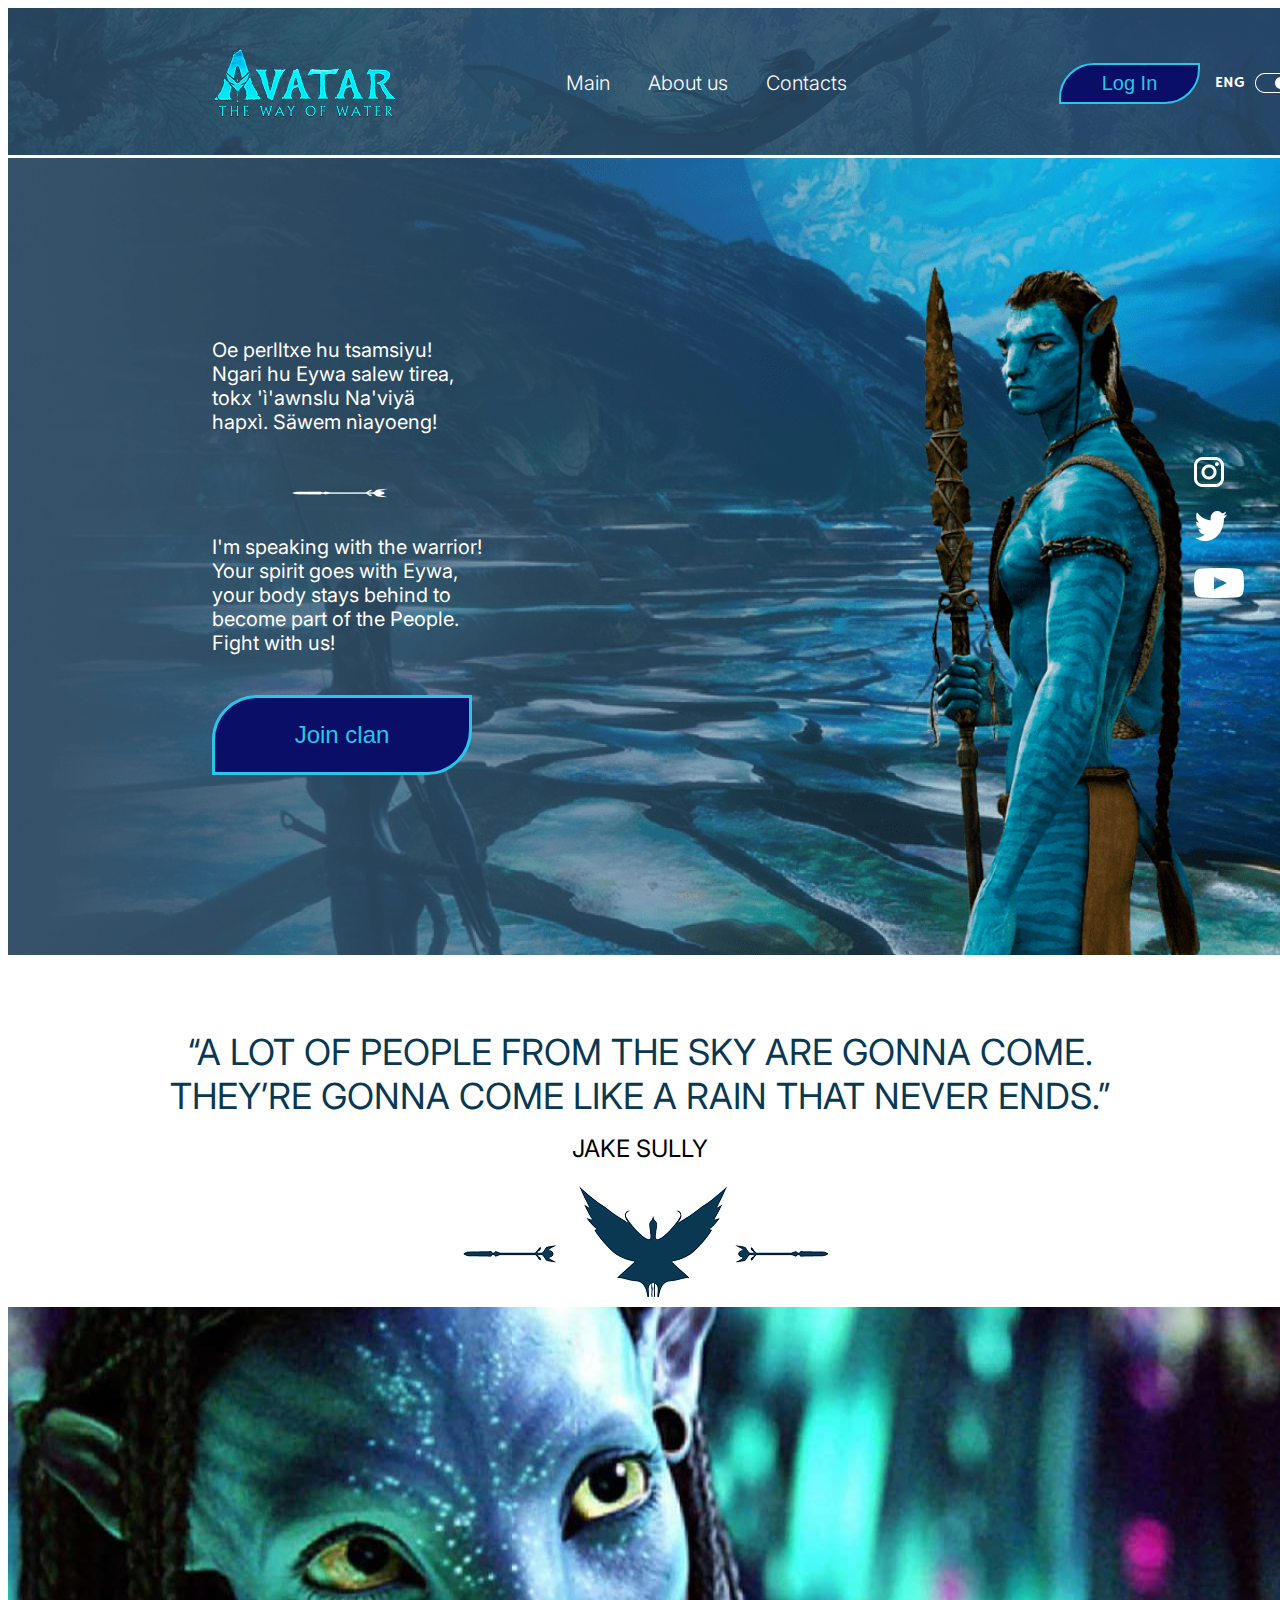
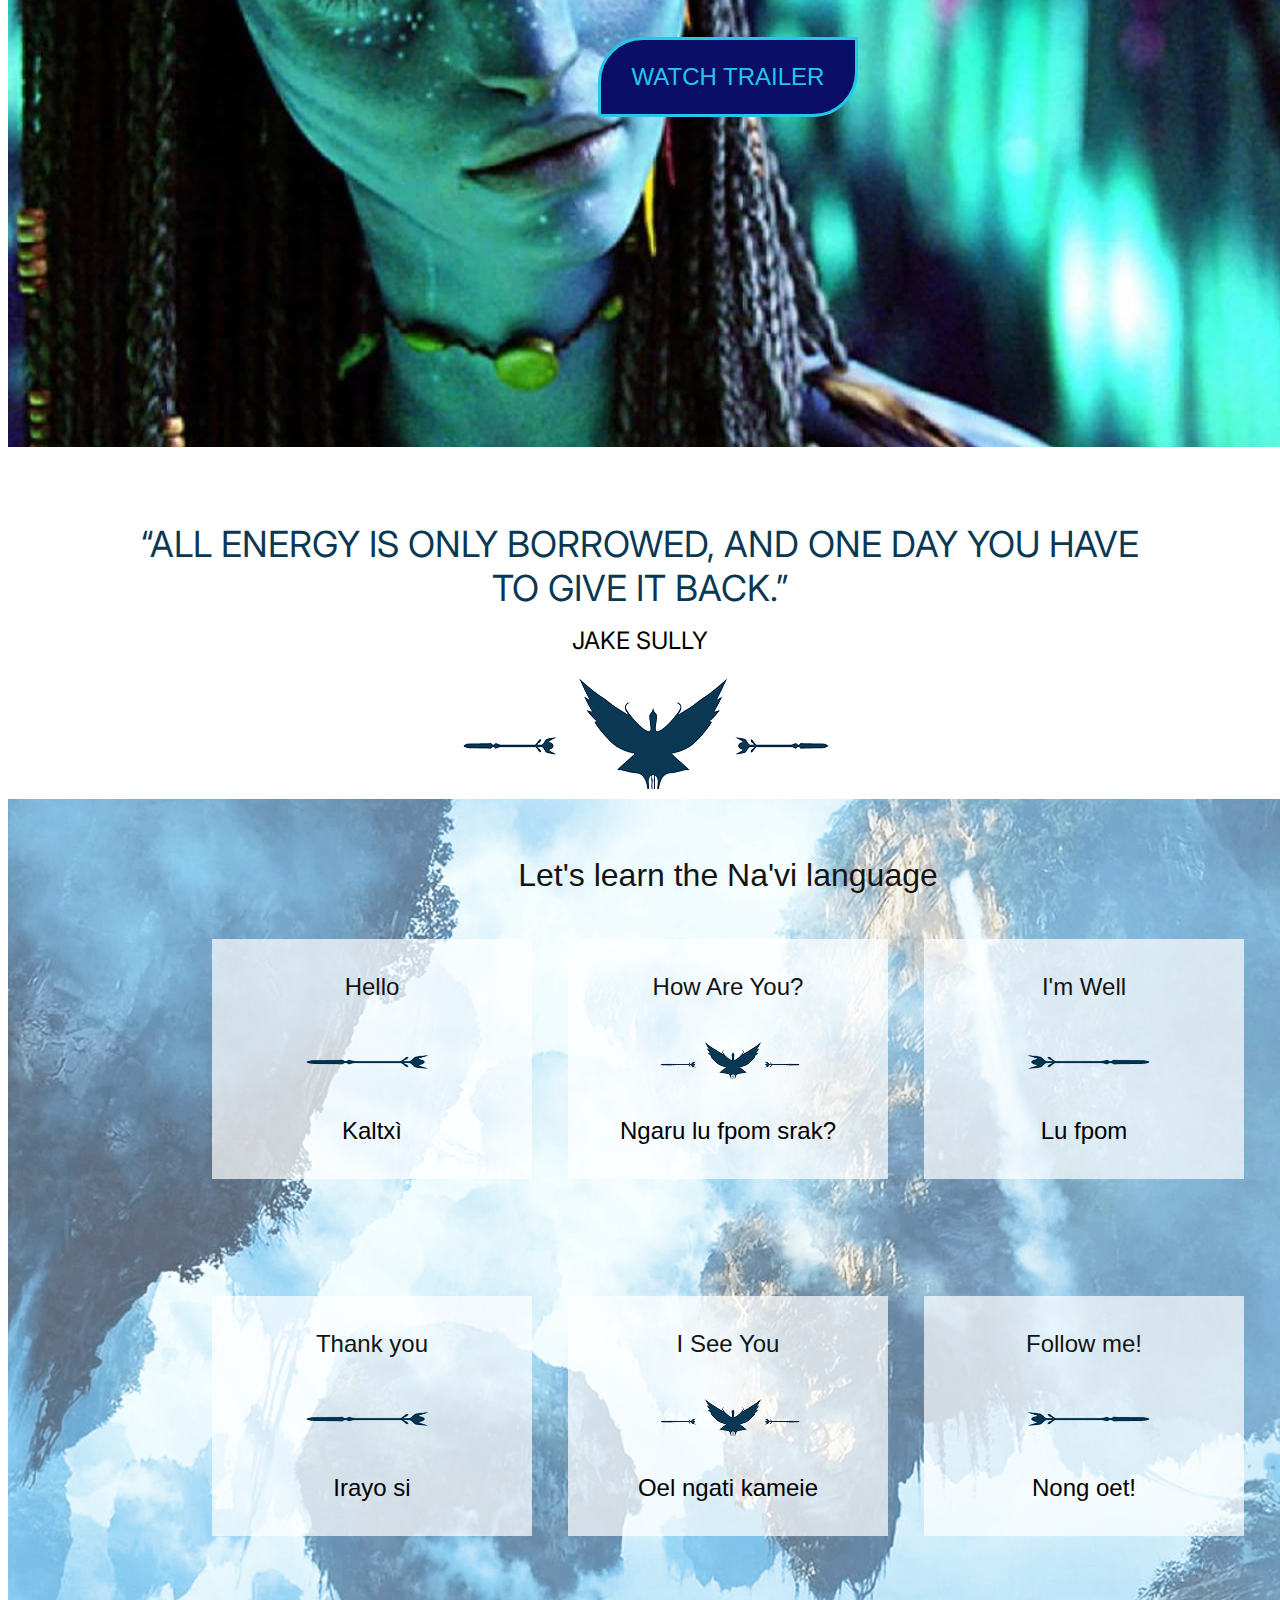
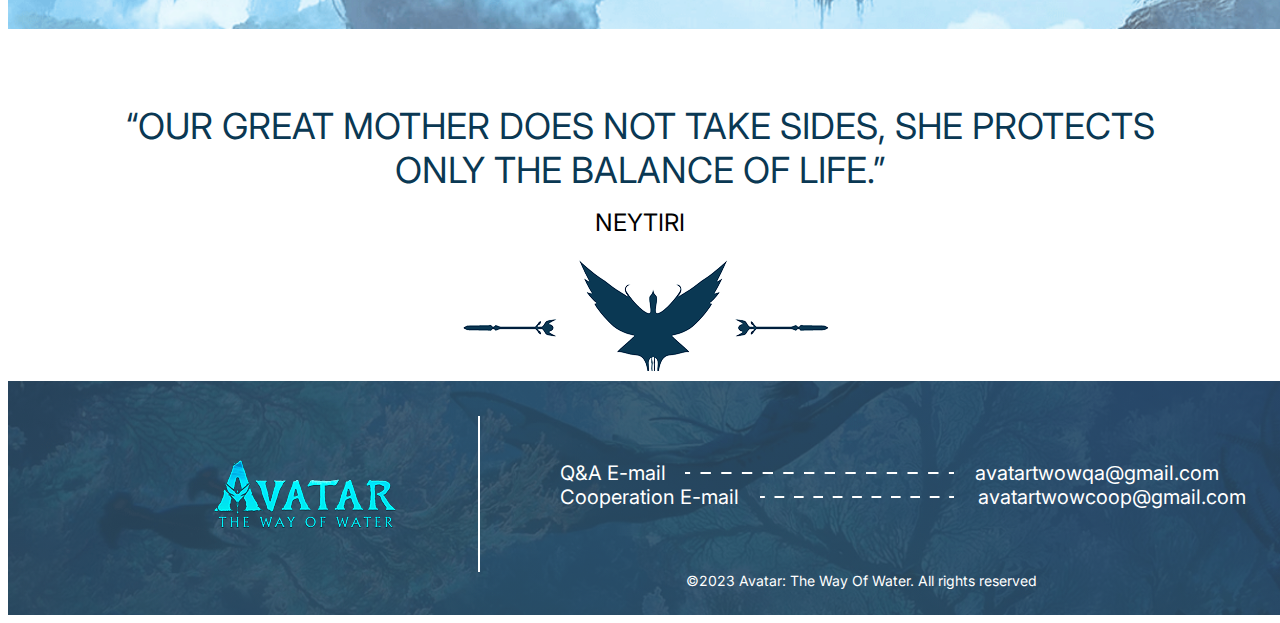
<file: index.html>
<!DOCTYPE html>
<html lang="en">
  <head>
    <meta charset="UTF-8" />
    <meta name="viewport" content="width=device-width, initial-scale=1.0" />
    <title>Avatar</title>
    <link
      rel="stylesheet"
      href="https://cdnjs.cloudflare.com/ajax/libs/modern-normalize/3.0.1/modern-normalize.min.css"
      integrity="sha512-q6WgHqiHlKyOqslT/lgBgodhd03Wp4BEqKeW6nNtlOY4quzyG3VoQKFrieaCeSnuVseNKRGpGeDU3qPmabCANg=="
      crossorigin="anonymous"
      referrerpolicy="no-referrer"
    />
    <link rel="preconnect" href="https://fonts.googleapis.com" />
    <link rel="preconnect" href="https://fonts.gstatic.com" crossorigin />
    <link
      href="https://fonts.googleapis.com/css2?family=Hammersmith+One&family=Headland+One&family=Inter:ital,opsz,wght@0,14..32,100..900;1,14..32,100..900&display=swap"
      rel="stylesheet"
    />
    <link rel="stylesheet" href="./css/styles.css" />
  </head>
  <body>
    <!-- header -->
    <header class="pandora-header">
      <div class="container header-position">
        <a href="/" class="navi-link">
          <img
            src="./images/logo.png"
            alt="logo Avatar"
            class="navi-logo pandora-logo-header"
          />
        </a>
        <nav class="navi-menu">
          <ul class="navi-menu-list">
            <li class="navi-menu-item">
              <a href="#" class="navi-menu-link">Main</a>
            </li>
            <li class="navi-menu-item">
              <a href="#" class="navi-menu-link">About us</a>
            </li>
            <li class="navi-menu-item">
              <a href="#" class="navi-menu-link">Contacts</a>
            </li>
          </ul>
        </nav>
        <button type="button" class="pandora-button">Log In</button>
      </div>
      <ul class="lang-navi-switcher">
        <li class="lang-navi-item">
          <span class="lang-navi-text">ENG</span>
        </li>
        <li class="lang-navi-item">
          <a href="ukrindex.html">
            <img
              src="./images/switcher.png"
              alt="button switch ukrainian to englisch"
            />
          </a>
        </li>
        <li class="lang-navi-item">
          <span class="lang-navi-text">UA</span>
        </li>
      </ul>
    </header>
    <!-- main -->
    <main>
      <section class="navi-welcome">
        <div class="navi-container welcome-position">
          <div class="navi-clan">
            <p class="welcome-text-navi">
              Oe perlltxe hu tsamsiyu! Ngari hu Eywa salew tirea, tokx 'ì'awnslu
              Na'viyä hapxì. Säwem nìayoeng!
            </p>
            <img
              src="./images/stickwhite.png"
              alt="stick white decoration"
              class="stickwhite-decoration"
            />
            <p class="welcome-text-uk">
              I'm speaking with the warrior!<br />
              Your spirit goes with Eywa,<br />
              your body stays behind to<br />
              become part of the People.<br />
              Fight with us!
            </p>
            <button class="pandora-button-join">Join clan</button>
          </div>
          <ul class="social-icons-list">
            <li class="social-item instagram-social">
              <a
                href="https://www.instagram.com/sem/campaign/emailsignup/?campaign_id=13560899670&extra_1=s%7Cc%7C547348927144%7Ce%7Cinstagram%7C&placement=&creative=547348927144&keyword=instagram"
                target="_blank"
              >
                <img
                  src="./images/instagram.png"
                  alt="icon of instagram"
                  class="social-icon"
                />
              </a>
            </li>
            <li class="social-item twitter-social">
              <a href="https://x.com/?lang=ua" target="_blank">
                <img
                  src="./images/twitter.png"
                  alt="icon of twitter"
                  class="social-icon"
                />
              </a>
            </li>
            <li class="social-item youtube-social">
              <a href="https://www.youtube.com/" target="_blank">
                <img
                  src="./images/youtube.png"
                  alt="icon of youtube"
                  class="social-icon"
                />
              </a>
            </li>
          </ul>
        </div>
      </section>
      <section class="navi-quote">
        <div class="navi-container">
          <p class="quote-text-navi">
            “A LOT OF PEOPLE FROM THE SKY ARE GONNA COME. THEY’RE GONNA COME
            LIKE A RAIN THAT NEVER ENDS.”
          </p>
          <p class="quote-author">JAKE SULLY</p>
        </div>
      </section>
      <section class="navi-trailer">
        <div class="navi-container">
          <a
            href="https://www.youtube.com/watch?v=d9MyW72ELq0&t=1s"
            target="_blank"
          >
            <button class="pandora-button-watch">WATCH TRAILER</button>
          </a>
        </div>
      </section>
      <section class="navi-quote">
        <div class="navi-container">
          <p class="quote-text-navi">
            “ALL ENERGY IS ONLY BORROWED, AND ONE DAY YOU HAVE TO GIVE IT BACK.”
          </p>
          <p class="quote-author">JAKE SULLY</p>
        </div>
      </section>
      <section class="navi-language">
        <div class="navi-container">
          <h2 class="language-title">Let's learn the Na'vi language</h2>
          <ul class="language-list">
            <li class="language-item">
              <div class="language-card">
                <p class="language-word group1">Hello</p>
                <p class="language-result">Kaltxì</p>
              </div>
            </li>
            <li class="language-item">
              <div class="language-card">
                <p class="language-word group2">How Are You?</p>
                <p class="language-result">Ngaru lu fpom srak?</p>
              </div>
            </li>
            <li class="language-item">
              <div class="language-card">
                <p class="language-word group3">I'm Well</p>
                <p class="language-result">Lu fpom</p>
              </div>
            </li>
            <li class="language-item">
              <div class="language-card">
                <p class="language-word group1">Thank you</p>
                <p class="language-result">Irayo si</p>
              </div>
            </li>
            <li class="language-item">
              <div class="language-card">
                <p class="language-word group2">I See You</p>
                <p class="language-result">Oel ngati kameie</p>
              </div>
            </li>
            <li class="language-item">
              <div class="language-card">
                <p class="language-word group3">Follow me!</p>
                <p class="language-result">Nong oet!</p>
              </div>
            </li>
          </ul>
        </div>
      </section>
      <section class="navi-quote">
        <div class="navi-container">
          <p class="quote-text-navi">
            “OUR GREAT MOTHER DOES NOT TAKE SIDES, SHE PROTECTS ONLY THE BALANCE
            OF LIFE.”
          </p>
          <p class="quote-author">NEYTIRI</p>
        </div>
      </section>
    </main>
    <!-- footer -->
    <footer class="site-footer">
      <div class="footer-container">
        <div class="footer-content">
          <a href="/" class="footer-logo-link">
            <img
              src="./images/logo.png"
              alt="logo Avatar"
              class="footer-logo"
            />
          </a>
          <ul class="footer-contacts">
            <li class="contact-entry">
              <p class="contact-label">Q&A E-mail</p>
              <a href="mailto:avatartwowqa@gmail.com" class="contact-email"
                >avatartwowqa@gmail.com</a
              >
            </li>
            <li class="contact-entry">
              <p class="contact-label">Cooperation E-mail</p>
              <a href="mailto:avatartwowcoop@gmail.com" class="contact-email"
                >avatartwowcoop@gmail.com</a
              >
            </li>
          </ul>
        </div>
        <small class="footer-copyright"
          >©2023 Avatar: The Way Of Water. All rights reserved</small
        >
      </div>
    </footer>
  </body>
</html>
</file>
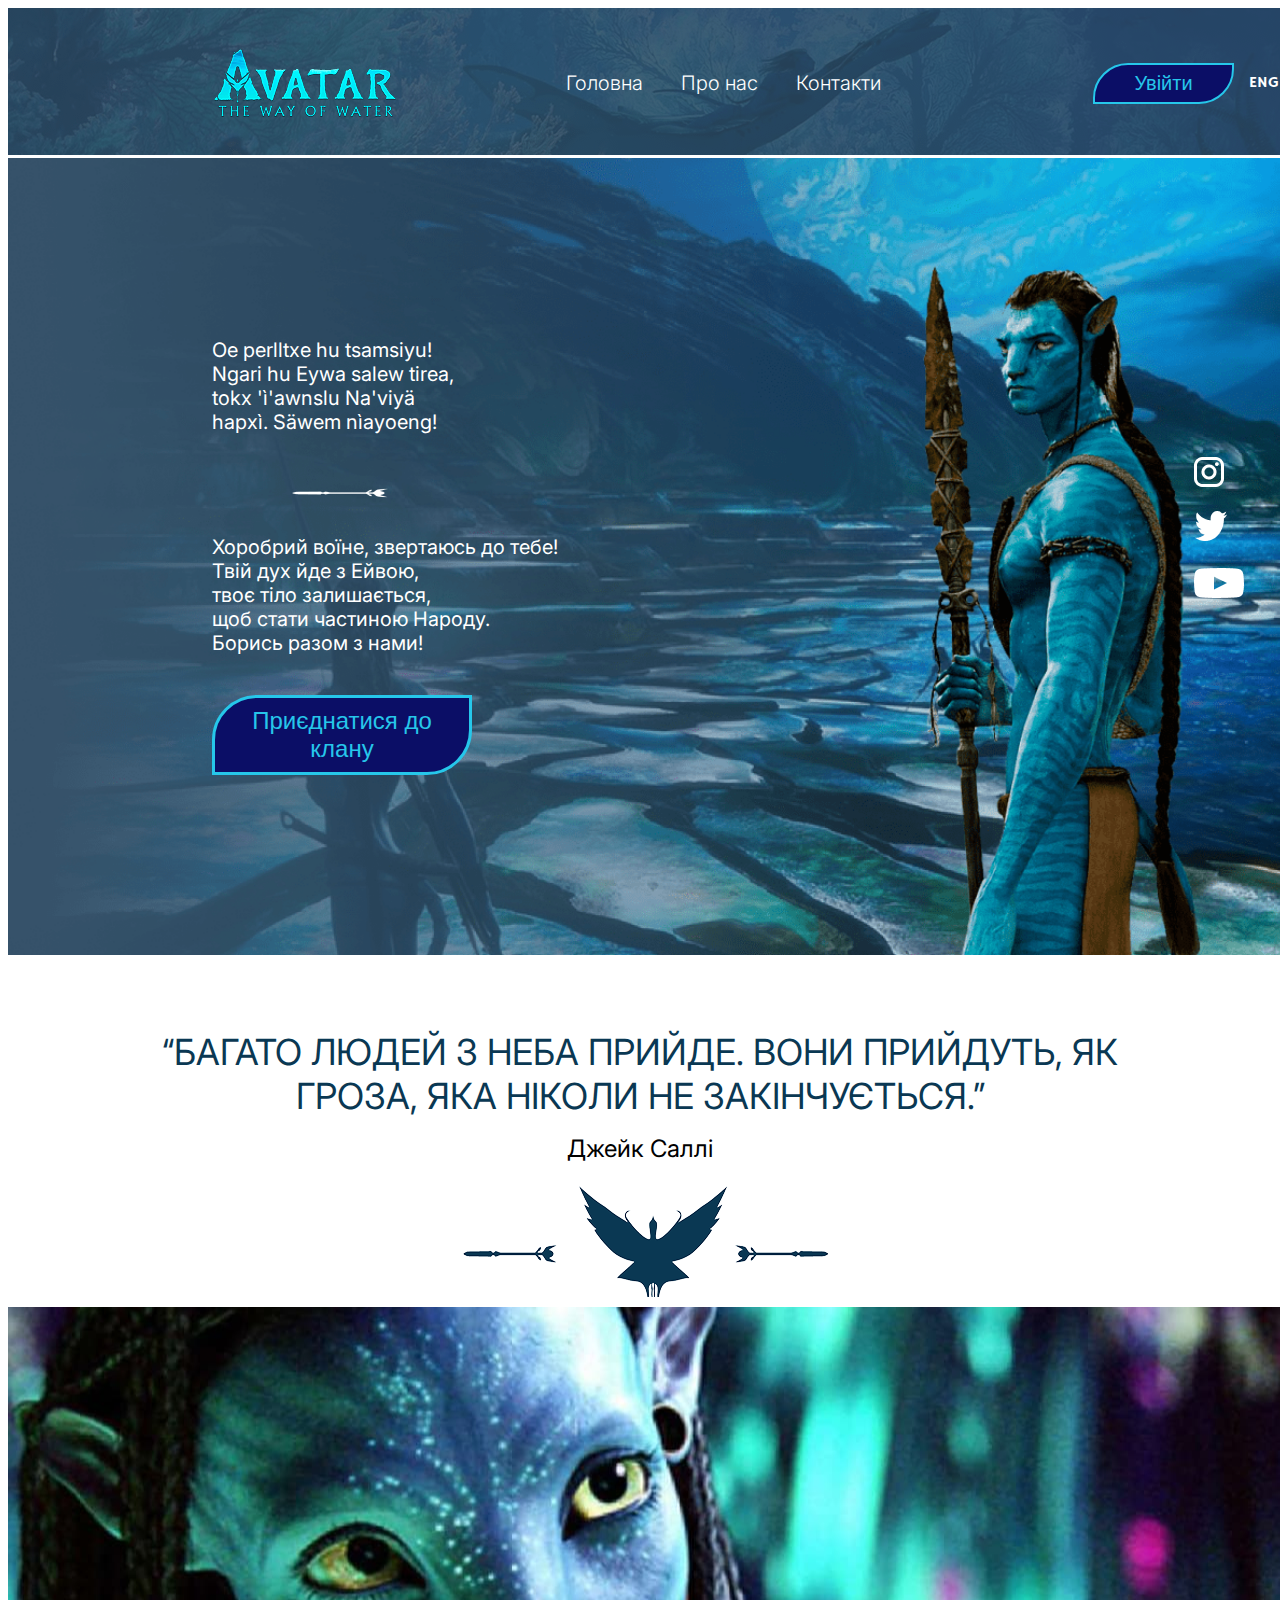
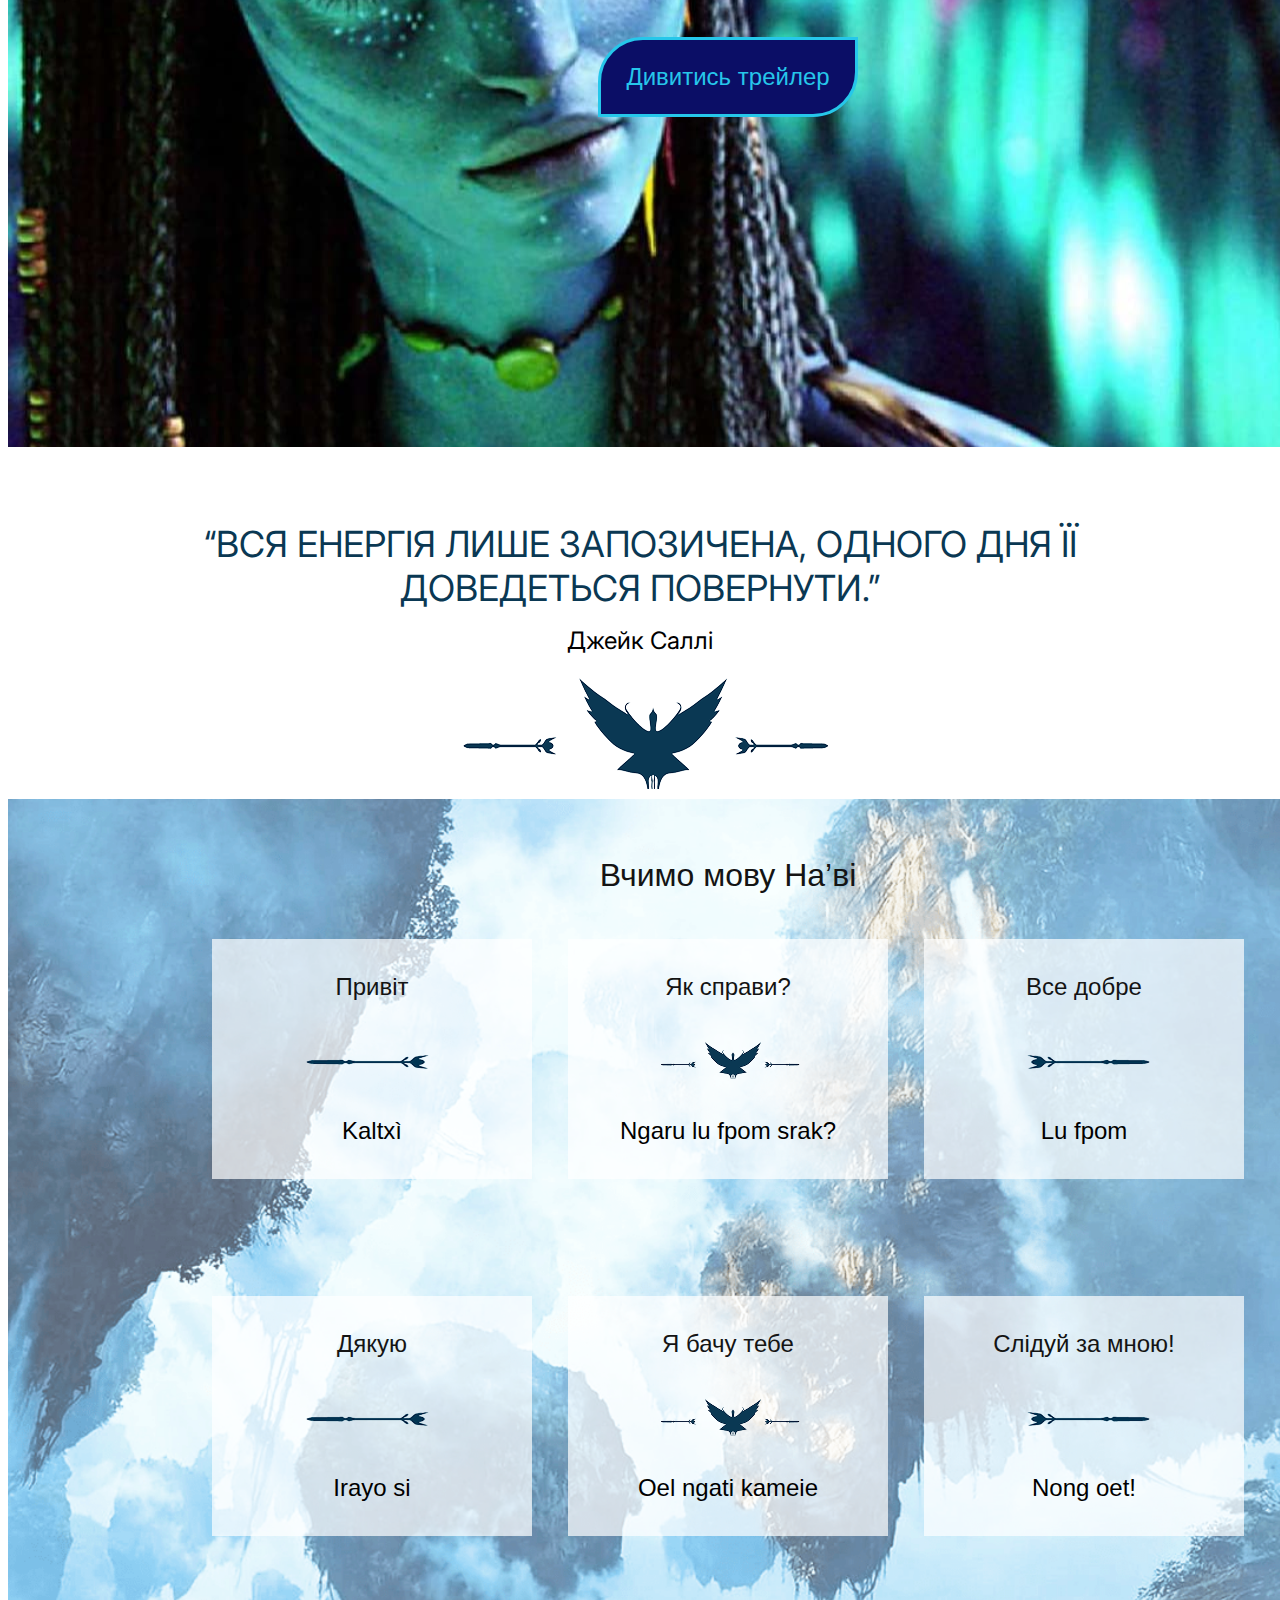
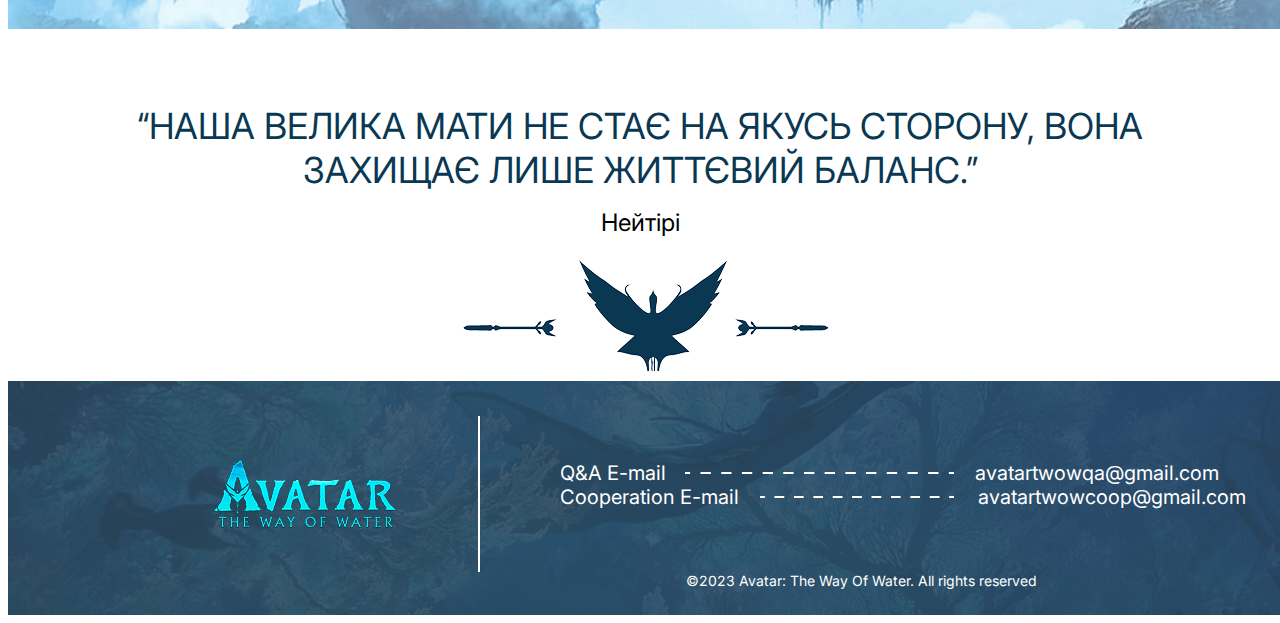
<file: ukrindex.html>
<!DOCTYPE html>
<html lang="en">
  <head>
    <meta charset="UTF-8" />
    <meta name="viewport" content="width=device-width, initial-scale=1.0" />
    <title>Avatar</title>
    <link
      rel="stylesheet"
      href="https://cdnjs.cloudflare.com/ajax/libs/modern-normalize/3.0.1/modern-normalize.min.css"
      integrity="sha512-q6WgHqiHlKyOqslT/lgBgodhd03Wp4BEqKeW6nNtlOY4quzyG3VoQKFrieaCeSnuVseNKRGpGeDU3qPmabCANg=="
      crossorigin="anonymous"
      referrerpolicy="no-referrer"
    />
    <link rel="preconnect" href="https://fonts.googleapis.com" />
    <link rel="preconnect" href="https://fonts.gstatic.com" crossorigin />
    <link
      href="https://fonts.googleapis.com/css2?family=Hammersmith+One&family=Headland+One&family=Inter:ital,opsz,wght@0,14..32,100..900;1,14..32,100..900&display=swap"
      rel="stylesheet"
    />
    <link rel="stylesheet" href="./css/styles.css" />
  </head>
  <body>
    <!-- header -->
    <header class="pandora-header">
      <div class="container header-position">
        <a href="/" class="navi-link">
          <img
            src="./images/logo.png"
            alt="logo Avatar"
            class="navi-logo pandora-logo-header"
          />
        </a>
        <nav class="navi-menu">
          <ul class="navi-menu-list">
            <li class="navi-menu-item">
              <a href="#" class="navi-menu-link">Головна</a>
            </li>
            <li class="navi-menu-item">
              <a href="#" class="navi-menu-link">Про нас</a>
            </li>
            <li class="navi-menu-item">
              <a href="#" class="navi-menu-link">Контакти</a>
            </li>
          </ul>
        </nav>
        <button type="button" class="pandora-button">Увійти</button>
      </div>
      <ul class="lang-navi-switcher">
        <li class="lang-navi-item">
          <span class="lang-navi-text">ENG</span>
        </li>
        <li class="lang-navi-item">
          <a href="index.html">
            <img
              src="./images/switcher.png"
              alt="button switch ukrainian to englisch"
            />
          </a>
        </li>
        <li class="lang-navi-item">
          <span class="lang-navi-text">UA</span>
        </li>
      </ul>
    </header>
    <!-- main -->
    <main>
      <section class="navi-welcome">
        <div class="navi-container welcome-position">
          <div class="navi-clan">
            <p class="welcome-text-navi">
              Oe perlltxe hu tsamsiyu! Ngari hu Eywa salew tirea, tokx 'ì'awnslu
              Na'viyä hapxì. Säwem nìayoeng!
            </p>
            <img
              src="./images/stickwhite.png"
              alt="stick white decoration"
              class="stickwhite-decoration"
            />
            <p class="welcome-text-ua">
              Хоробрий воїне, звертаюсь до тебе! <br />
              Твій дух йде з Ейвою, <br />
              твоє тіло залишається, <br />
              щоб стати частиною Народу.<br />
              Борись разом з нами!<br />
            </p>
            <button class="pandora-button-join">Приєднатися до клану</button>
          </div>
          <ul class="social-icons-list">
            <li class="social-item instagram-social">
              <a
                href="https://www.instagram.com/sem/campaign/emailsignup/?campaign_id=13560899670&extra_1=s%7Cc%7C547348927144%7Ce%7Cinstagram%7C&placement=&creative=547348927144&keyword=instagram"
                target="_blank"
              >
                <img
                  src="./images/instagram.png"
                  alt="icon of instagram"
                  class="social-icon"
                />
              </a>
            </li>
            <li class="social-item twitter-social">
              <a href="https://x.com/?lang=ua" target="_blank">
                <img
                  src="./images/twitter.png"
                  alt="icon of twitter"
                  class="social-icon"
                />
              </a>
            </li>
            <li class="social-item youtube-social">
              <a href="https://www.youtube.com/" target="_blank">
                <img
                  src="./images/youtube.png"
                  alt="icon of youtube"
                  class="social-icon"
                />
              </a>
            </li>
          </ul>
        </div>
      </section>
      <section class="navi-quote">
        <div class="navi-container">
          <p class="quote-text-navi">
            “БАГАТО ЛЮДЕЙ З НЕБА ПРИЙДЕ. ВОНИ ПРИЙДУТЬ, ЯК ГРОЗА, ЯКА НІКОЛИ НЕ
            ЗАКІНЧУЄТЬСЯ.”
          </p>
          <p class="quote-author">Джейк Саллі</p>
        </div>
      </section>
      <section class="navi-trailer">
        <div class="navi-container">
          <a
            href="https://www.youtube.com/watch?v=d9MyW72ELq0&t=1s"
            target="_blank"
          >
            <button class="pandora-button-watch">Дивитись трейлер</button>
          </a>
        </div>
      </section>
      <section class="navi-quote">
        <div class="navi-container">
          <p class="quote-text-navi">
            “ВСЯ ЕНЕРГІЯ ЛИШЕ ЗАПОЗИЧЕНА, ОДНОГО ДНЯ ЇЇ ДОВЕДЕТЬСЯ ПОВЕРНУТИ.”
          </p>
          <p class="quote-author">Джейк Саллі</p>
        </div>
      </section>
      <section class="navi-language">
        <div class="navi-container">
          <h2 class="language-title">Вчимо мову На’ві</h2>
          <ul class="language-list">
            <li class="language-item">
              <div class="language-card">
                <p class="language-word group1">Привіт</p>
                <p class="language-result">Kaltxì</p>
              </div>
            </li>
            <li class="language-item">
              <div class="language-card">
                <p class="language-word group2">Як справи?</p>
                <p class="language-result">Ngaru lu fpom srak?</p>
              </div>
            </li>
            <li class="language-item">
              <div class="language-card">
                <p class="language-word group3">Все добре</p>
                <p class="language-result">Lu fpom</p>
              </div>
            </li>
            <li class="language-item">
              <div class="language-card">
                <p class="language-word group1">Дякую</p>
                <p class="language-result">Irayo si</p>
              </div>
            </li>
            <li class="language-item">
              <div class="language-card">
                <p class="language-word group2">Я бачу тебе</p>
                <p class="language-result">Oel ngati kameie</p>
              </div>
            </li>
            <li class="language-item">
              <div class="language-card">
                <p class="language-word group3">Слідуй за мною!</p>
                <p class="language-result">Nong oet!</p>
              </div>
            </li>
          </ul>
        </div>
      </section>
      <section class="navi-quote">
        <div class="navi-container">
          <p class="quote-text-navi">
           “НАША ВЕЛИКА МАТИ НЕ СТАЄ НА ЯКУСЬ СТОРОНУ,
ВОНА ЗАХИЩАЄ ЛИШЕ ЖИТТЄВИЙ БАЛАНС.”
          </p>
          <p class="quote-author">Нейтірі</p>
        </div>
      </section>
    </main>
    <!-- footer -->
    <footer class="site-footer">
      <div class="footer-container">
        <div class="footer-content">
          <a href="/" class="footer-logo-link">
            <img
              src="./images/logo.png"
              alt="logo Avatar"
              class="footer-logo"
            />
          </a>
          <ul class="footer-contacts">
            <li class="contact-entry">
              <p class="contact-label">Q&A E-mail</p>
              <a href="mailto:avatartwowqa@gmail.com" class="contact-email"
                >avatartwowqa@gmail.com</a
              >
            </li>
            <li class="contact-entry">
              <p class="contact-label">Cooperation E-mail</p>
              <a href="mailto:avatartwowcoop@gmail.com" class="contact-email"
                >avatartwowcoop@gmail.com</a
              >
            </li>
          </ul>
        </div>
        <small class="footer-copyright"
          >©2023 Avatar: The Way Of Water. All rights reserved</small
        >
      </div>
    </footer>
  </body>
</html>
</file>
<file: css/styles.css>
:root {
  --font-family: "Inter", sans-serif;
  --second-family: "HeadlandOne", sans-serif;
  --third-family: "Hammersmith One", sans-serif;
  --main-title-color: #141414;
  --main-text-color: #fff;
  --avatar-language-color: #000;
}

ul,
ol {
  list-style: none;
  margin: 0;
  padding: 0;
}
footer,
main,
header {
  margin: 0;
}
a {
  text-decoration: none;
}
h1,
h2,
h3,
h4,
h5,
h6,
p {
  margin: 0;
  padding: 0;
}
button {
  border: 0;
  margin: 0;
  background-color: none;
}
* {
  box-sizing: border-box;
}
img {
  display: block;
  max-width: 100%;
  height: auto;
}
:root {
  --font-family: "Inter", sans-serif;
  --second-family: "HeadlandOne", sans-serif;
  --third-family: "Hammersmith One", sans-serif;
}
.navi-container {
  width: 1062px;
  margin-left: auto;
  margin-right: auto;
  padding-left: 15px;
  padding-right: 15px;
}
/* header */
.pandora-header {
  background: url(../images/overlay.png) center/cover no-repeat,
    url(../images/header.png) center/cover no-repeat;
  display: flex;
  align-items: center;
  width: 1440px;
  margin: 0 auto;
  padding-top: 39px;
  padding-bottom: 39px;
  padding-left: 204px;
  padding-right: 48px;
}

.header-position {
  display: flex;
  align-items: center;
}
.lang-navi-switcher {
  padding-left: 15px;
  margin-right: auto;
}
.navi-menu-list {
  display: flex;
  column-gap: 38px;
}
.navi-menu-list {
  margin-left: 168px;
  margin-right: 212px;
}
.navi-menu-link {
  font-family: var(--font-family);
  font-weight: 300;
  font-size: 20px;
  color: #fff;
}
.navi-menu-link:hover {
  font-family: var(--font-family);
  font-weight: 600;
  font-size: 20px;
  color: #94cfff;
}
.pandora-button {
  font-family: var(--second-family);
  font-weight: 400;
  font-size: 20px;
  text-align: center;
  color: #26c6ea;
  background-color: #0b0e66;
  border: 2px solid #26c7ea;
  border-radius: 35px 0;
  width: 141px;
  height: 41px;
}
.lang-navi-switcher {
  display: flex;
  column-gap: 10px;
}
.lang-navi-text {
  font-family: var(--third-family);
  font-weight: 400;
  font-size: 16px;
  color: #fff;
}
/* main */
.navi-welcome {
  width: 1440px;
  margin: 0 auto;
  background: url(../images/mainhead.png) center/cover no-repeat;
  padding-top: 180px;
}
.stickwhite-decoration {
  display: block;
  width: 152px;
  height: 40px;
  margin: 20px 0;
  margin-left: 50px;
  margin-right: auto;
}
.welcome-position {
  display: flex;
}
.welcome-text-ua,
.welcome-text-navi {
  font-family: var(--font-family);
  font-weight: 400;
  font-size: 20px;
  color: #fff;
}
.welcome-text-navi {
  margin-right: 734px;
  margin-bottom: 41px;
}
.welcome-text-ua {
  margin-bottom: 40px;
  margin-right: 606px;
}
.social-icons-list {
  margin-top: 119px;
}
.instagram-social {
  margin-bottom: 27px;
  width: 30px;
  height: 30px;
}
.twitter-social {
  margin-bottom: 27px;
  width: 34px;
  height: 30px;
}
.youtube-social {
  margin-bottom: 27px;
  width: 50px;
  height: 30px;
}
.quote-text-navi {
  margin-top: 75px;
  margin-bottom: 16px;
  font-family: var(--font-family);
  font-weight: 400;
  font-size: 36px;
  text-align: center;
  color: #0a3853;
}
.quote-author {
  font-family: var(--font-family);
  font-weight: 400;
  font-size: 24px;
  text-align: center;
  color: #000;
}
.quote-author::after {
  content: "";
  display: block;
  height: 120px;
  width: 400px;
  margin: 0 316px;
  margin-top: 14px;
  margin-bottom: 10px;
  background-image: url(../images/bird.png);
}

.pandora-button-join {
  font-family: var(--second-family);
  font-weight: 400;
  font-size: 24px;
  text-align: center;
  color: #26c6ea;
  background-color: #0b0e66;
  border: 3px solid #26c7ea;
  border-radius: 45px 0;
  width: 260px;
  height: 80px;
  margin-bottom: 180px;
}
.navi-trailer {
  width: 1440px;
  margin: 0 auto;
  background: url(../images/trailerpicture.jpg) center/cover no-repeat;
}
.pandora-button-watch {
  font-family: var(--second-family);
  font-weight: 400;
  font-size: 24px;
  text-align: center;
  color: #26c6ea;
  background-color: #0b0e66;
  border: 3px solid #26c7ea;
  border-radius: 45px 0;
  width: 260px;
  height: 80px;
  margin: 330px 386px;
}
.navi-language {
  width: 1440px;
  margin: 0 auto;
  background: url(../images/languagebackground.png) center/cover no-repeat;
}
.language-title {
  font-family: var(--second-family);
  font-weight: 400;
  font-size: 32px;
  text-align: center;
  color: #141414;
  padding-top: 58px;
  padding-bottom: 45px;
}
.language-item {
  flex-basis: calc((100% - 72px) / 3);
}
.language-card {
  background-color: rgba(255, 255, 255, 0.7);
}
.language-word {
  font-family: var(--second-family);
  font-weight: 400;
  font-size: 24px;
  line-height: 1;
  text-align: center;
  color: #141414;
  padding-top: 36px;
}

.group1:after {
  content: "";
  display: block;
  margin: 40px 84px;
  height: 40px;
  width: 152px;
  background-image: url(../images/stickright.png);
}
.group2:after {
  content: "";
  display: block;
  margin: 40px 84px;
  height: 40px;
  width: 152px;
  background-image: url(../images/birdmin.png);
}
.group3:after {
  content: "";
  display: block;
  margin: 40px 84px;
  height: 40px;
  width: 152px;
  background-image: url(../images/stickleft.png);
}
.language-result {
  font-family: var(--second-family);
  font-weight: 400;
  font-size: 24px;
  line-height: 1;
  text-align: center;
  color: #000;
  padding-bottom: 36px;
  margin-bottom: 93px;
}
.language-list {
  display: flex;
  flex-wrap: wrap;
  column-gap: 36px;
  row-gap: 24px;
}
/* footer */
:root {
  --font-family: "Inter", sans-serif;
  --second-family: "HeadlandOne", sans-serif;
  --third-family: "Hammersmith One", sans-serif;
  --main-title-color: #141414;
  --main-text-color: #fff;
  --avatar-language-color: #000;
}

ul,
ol {
  list-style: none;
  margin: 0;
  padding: 0;
}
footer,
main,
header {
  margin: 0;
}
a {
  text-decoration: none;
}
h1,
h2,
h3,
h4,
h5,
h6,
p {
  margin: 0;
  padding: 0;
}
button {
  border: 0;
  margin: 0;
  background-color: none;
}
* {
  box-sizing: border-box;
}
img {
  display: block;
  max-width: 100%;
  height: auto;
}
:root {
  --font-family: "Inter", sans-serif;
  --second-family: "HeadlandOne", sans-serif;
  --third-family: "Hammersmith One", sans-serif;
}
.navi-container {
  width: 1062px;
  margin-left: auto;
  margin-right: auto;
  padding-left: 15px;
  padding-right: 15px;
}
.pandora-header {
  background: url(../images/overlay.png) center/cover no-repeat,
    url(../images/header.png) center/cover no-repeat;
  display: flex;
  align-items: center;
  width: 1440px;
  margin: 0 auto;
  padding-top: 39px;
  padding-bottom: 39px;
  padding-left: 204px;
  padding-right: 48px;
}

.header-position {
  display: flex;
  align-items: center;
}
.lang-navi-switcher {
  padding-left: 15px;
  margin-right: auto;
}
.navi-menu-list {
  display: flex;
  column-gap: 38px;
}
.navi-menu-list {
  margin-left: 168px;
  margin-right: 212px;
}
.navi-menu-link {
  font-family: var(--font-family);
  font-weight: 300;
  font-size: 20px;
  color: #fff;
}
.navi-menu-link:hover {
  font-family: var(--font-family);
  font-weight: 600;
  font-size: 20px;
  color: #94cfff;
}
.pandora-button {
  font-family: var(--second-family);
  font-weight: 400;
  font-size: 20px;
  text-align: center;
  color: #26c6ea;
  background-color: #0b0e66;
  border: 2px solid #26c7ea;
  border-radius: 35px 0;
  width: 141px;
  height: 41px;
}
.lang-navi-switcher {
  display: flex;
  column-gap: 10px;
}
.lang-navi-text {
  font-family: var(--third-family);
  font-weight: 400;
  font-size: 16px;
  color: #fff;
}
/* main */
.navi-welcome {
  width: 1440px;
  margin: 0 auto;
  background: url(../images/mainhead.png) center/cover no-repeat;
  padding-top: 180px;
}
.welcome-position {
  display: flex;
}
.welcome-text-uk,
.welcome-text-navi {
  font-family: var(--font-family);
  font-weight: 400;
  font-size: 20px;
  color: #fff;
}
.welcome-text-navi {
  margin-right: 734px;
  margin-bottom: 41px;
}
.welcome-text-uk {
  margin-bottom: 40px;
  margin-right: 680px;
}
.stickwhite-decoration {
  display: block;
  width: 152px;
  height: 40px;
  margin: 20px;
  margin-left: 60px;
  margin-right: auto;
}
.social-icons-list {
  margin-top: 119px;
}
.instagram-social {
  margin-bottom: 24px;
}
.twitter-social {
  margin-bottom: 27px;
}
.quote-text-navi {
  margin-top: 75px;
  margin-bottom: 16px;
  font-family: var(--font-family);
  font-weight: 400;
  font-size: 36px;
  text-align: center;
  color: #0a3853;
}
.quote-author {
  font-family: var(--font-family);
  font-weight: 400;
  font-size: 24px;
  text-align: center;
  color: #000;
}
.quote-author::after {
  content: "";
  display: block;
  height: 120px;
  width: 400px;
  margin: 0 316px;
  margin-top: 14px;
  margin-bottom: 10px;
  background-image: url(../images/bird.png);
}

.pandora-button-join {
  font-family: var(--second-family);
  font-weight: 400;
  font-size: 24px;
  text-align: center;
  color: #26c6ea;
  background-color: #0b0e66;
  border: 3px solid #26c7ea;
  border-radius: 45px 0;
  width: 260px;
  height: 80px;
  margin-bottom: 180px;
}
.navi-trailer {
  width: 1440px;
  margin: 0 auto;
  background: url(../images/trailerpicture.jpg) center/cover no-repeat;
}
.pandora-button-watch {
  font-family: var(--second-family);
  font-weight: 400;
  font-size: 24px;
  text-align: center;
  color: #26c6ea;
  background-color: #0b0e66;
  border: 3px solid #26c7ea;
  border-radius: 45px 0;
  width: 260px;
  height: 80px;
  margin: 330px 386px;
}
.navi-language {
  width: 1440px;
  margin: 0 auto;
  background: url(../images/languagebackground.png) center/cover no-repeat;
}
.language-title {
  font-family: var(--second-family);
  font-weight: 400;
  font-size: 32px;
  text-align: center;
  color: #141414;
  padding-top: 58px;
  padding-bottom: 45px;
}
.language-item {
  flex-basis: calc((100% - 72px) / 3);
}
.language-card {
  background-color: rgba(255, 255, 255, 0.7);
}
.language-word {
  font-family: var(--second-family);
  font-weight: 400;
  font-size: 24px;
  line-height: 1;
  text-align: center;
  color: #141414;
  padding-top: 36px;
}

.group1:after {
  content: "";
  display: block;
  margin: 40px 84px;
  height: 40px;
  width: 152px;
  background-image: url(../images/stickright.png);
}
.group2:after {
  content: "";
  display: block;
  margin: 40px 84px;
  height: 40px;
  width: 152px;
  background-image: url(../images/birdmin.png);
}
.group3:after {
  content: "";
  display: block;
  margin: 40px 84px;
  height: 40px;
  width: 152px;
  background-image: url(../images/stickleft.png);
}
.language-result {
  font-family: var(--second-family);
  font-weight: 400;
  font-size: 24px;
  line-height: 1;
  text-align: center;
  color: #000;
  padding-bottom: 36px;
  margin-bottom: 93px;
}
.language-list {
  display: flex;
  flex-wrap: wrap;
  column-gap: 36px;
  row-gap: 24px;
}
/* footer */
.site-footer {
  background: linear-gradient(
      to right,
      rgba(43, 74, 97, 0.87),
      rgba(43, 74, 97, 0.87)
    ),
    url(../images/footerbackground.png) center/cover no-repeat;
  padding-top: 35px;
  padding-bottom: 25px;
  width: 1440px;
  margin: 0 auto;
  padding-left: 204px;
}
.footer-content {
  display: flex;
}
.footer-logo {
  border-right: 2px solid white;
  padding-right: 80px;
  padding-top: 42px;
  padding-bottom: 42px;
}
.contact-label:nth-child(1) {
  font-family: var(--font-family);
  font-weight: 400;
  font-size: 20px;
  text-align: center;
  color: #fff;
  margin-bottom: 18px;
  margin-left: 80px;
  margin-right: 309px;
}
.contact-entry:nth-child(2) > .contact-label {
  font-family: var(--font-family);
  font-weight: 400;
  font-size: 20px;
  text-align: center;
  color: #fff;
  margin-bottom: 18px;
  margin-left: 80px;
  margin-right: 239px;
}
.contact-email {
  font-family: var(--font-family);
  font-weight: 400;
  font-size: 20px;
  text-align: center;
  color: #fff;
}
.contact-entry {
  display: flex;
}
.contact-entry:nth-child(1) {
  width: 745px;
  height: 24px;
  margin-top: 45px;
  background-image: url(../images/vector1.png);
  background-repeat: no-repeat;
  background-size: 269px;
  background-position: 205px;
}
.contact-entry:nth-child(2) {
  width: 769px;
  height: 24px;
  background-image: url(../images/vector2.png);
  background-repeat: no-repeat;
  background-size: 194px;
  background-position: 280px;
}
.footer-copyright {
  font-family: var(--font-family);
  font-weight: 400;
  font-size: 14px;
  text-align: center;
  color: #fff;
  margin-left: 474px;
}
</file>
